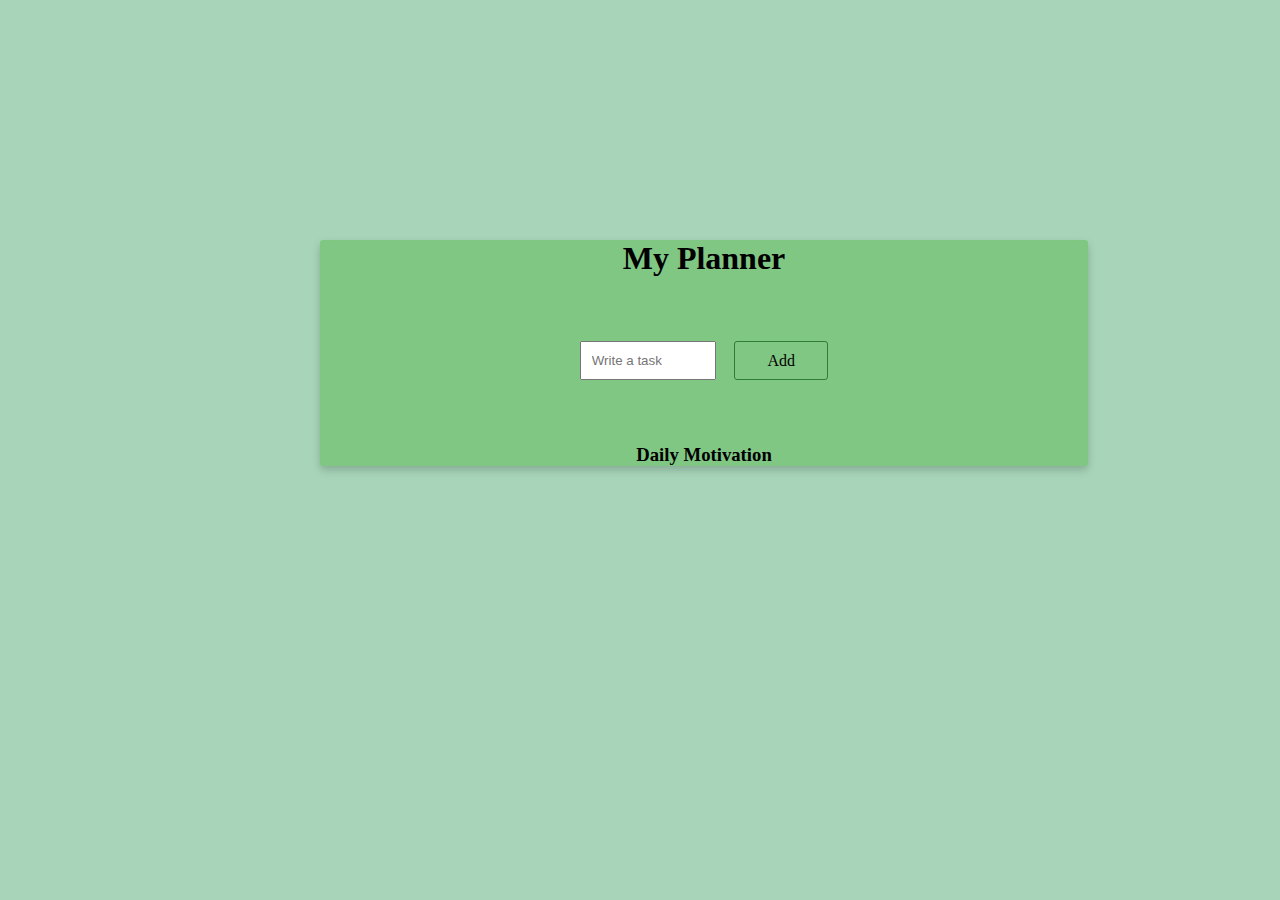
<file: index.html>
<!DOCTYPE html>
<html lang="en">
<head>
    <meta charset="UTF-8">
    <meta name="viewport" content="width=device-width, initial-scale=1.0">
    <title>Daily Planner</title>
    <link rel="stylesheet" href="https://cdnjs.cloudflare.com/ajax/libs/font-awesome/6.7.2/css/all.min.css" integrity="sha512-Evv84Mr4kqVGRNSgIGL/F/aIDqQb7xQ2vcrdIwxfjThSH8CSR7PBEakCr51Ck+w+/U6swU2Im1vVX0SVk9ABhg==" crossorigin="anonymous" referrerpolicy="no-referrer" />
    <link rel="stylesheet" href="index.css">
    <script src="indec.js" defer></script>
</head>
<body>

    <div class="container">
        <div>
            <h1>My Planner</h1>
        </div>
        
        <div class="input">
            <input type="text" placeholder="Write a task" id="writetask">
            <div class="inputbtn">Add</div>
            
        </div>

       
             <ul class="inputtask"></ul>
        

        <div class="randomquote">
            <h3>Daily Motivation</h3>
            <p class="quote"></p>
        </div>

    </div>
    
</body>
</html>
</file>
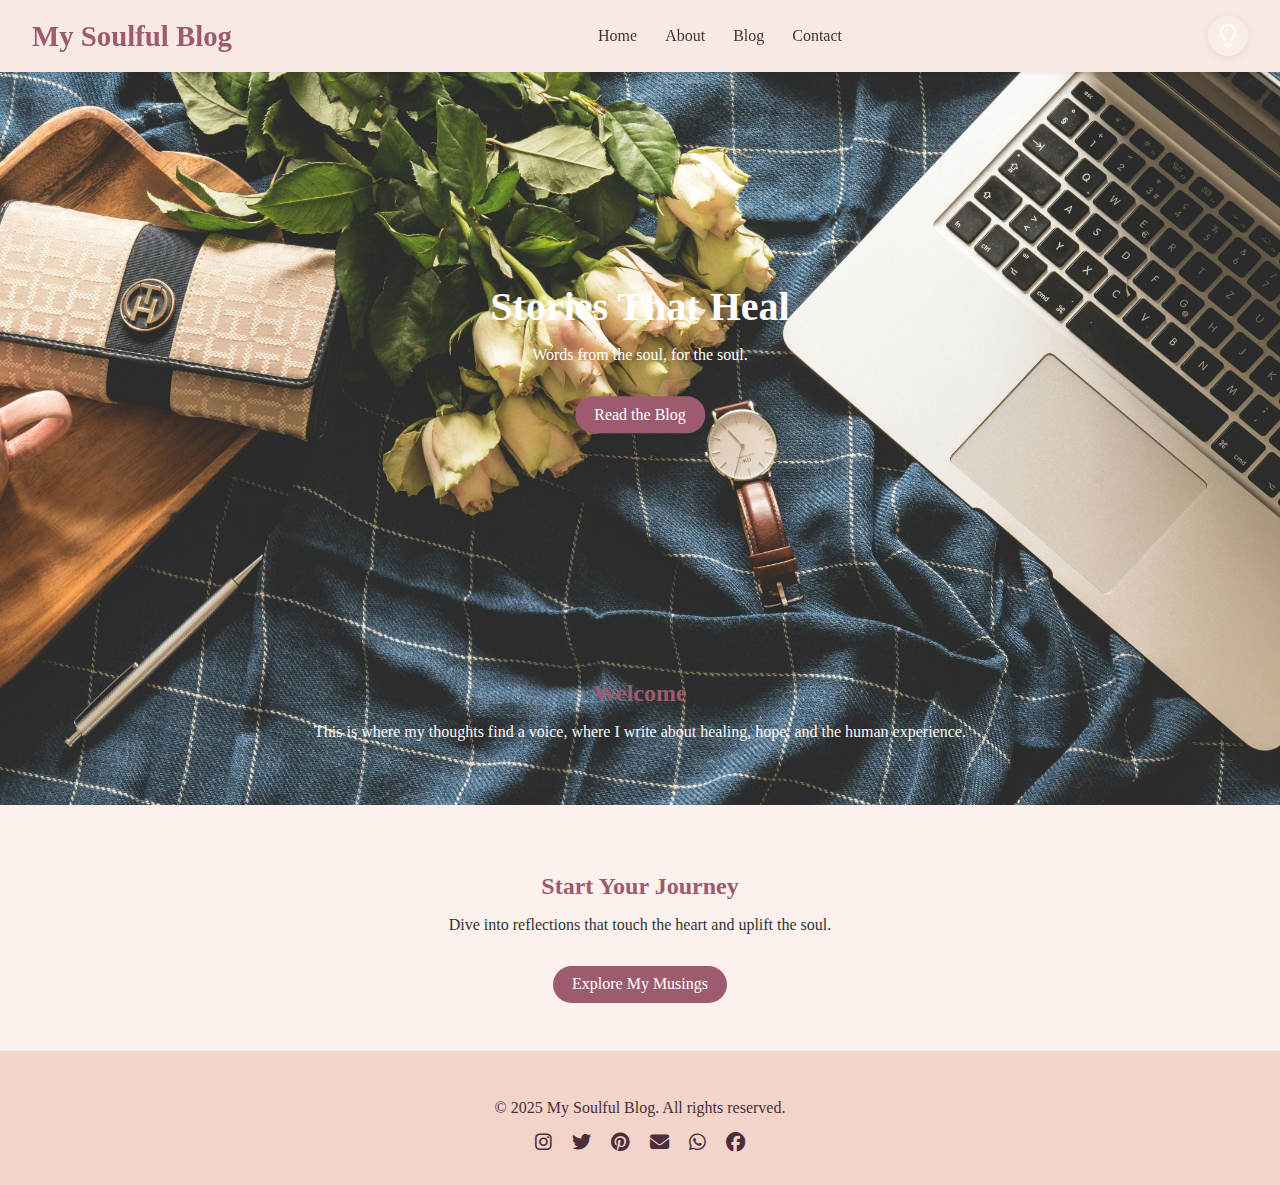
<file: blog template/index.html>
<!DOCTYPE html>
<html lang="en">
<head>
  <meta charset="UTF-8">
  <meta name="viewport" content="width=device-width, initial-scale=1.0">
  <title>My Soulful Blog</title>
  <link rel="stylesheet" href="https://cdnjs.cloudflare.com/ajax/libs/font-awesome/6.7.2/css/all.min.css" integrity="sha512-Evv84Mr4kqVGRNSgIGL/F/aIDqQb7xQ2vcrdIwxfjThSH8CSR7PBEakCr51Ck+w+/U6swU2Im1vVX0SVk9ABhg==" crossorigin="anonymous" referrerpolicy="no-referrer" />
  <link rel="stylesheet" href="index.css">
 
<style>
  body {
    margin: 0;
    font-family: 'Georgia', serif;
    background-color: #fff8f4;
    color: #333;
  }

  header {
    background-color: #f9e9e3;
    padding: 1rem 2rem;
    display: flex;
    justify-content: space-between;
    align-items: center;
    position: sticky;
    top: 0;
    z-index: 1000;
    box-shadow: 0 2px 5px rgba(0,0,0,0.05);
  }

  header h1 {
    margin: 0;
    font-size: 1.8rem;
    color: #9c5b6e;
  }

  .navbar a {
    margin: 0 0.75rem;
    text-decoration: none;
    color: #4b2e39;
    font-weight: 500;
  }

  .hero {
    position: relative;
    height: 60vh;
    overflow: hidden;
  }

  .hero img {
    width: 100%;
    height: 100%;
    object-fit: cover;
    filter: brightness(75%);
  }

  .hero-text {
    position: absolute;
    top: 50%;
    left: 50%;
    transform: translate(-50%, -50%);
    text-align: center;
    color: #fff;
  }

  .hero-text h2 {
    font-size: 2.5rem;
    margin-bottom: 0.5rem;
  }

  .hero-btn {
    display: inline-block;
    background-color: #9c5b6e;
    color: white;
    padding: 0.6rem 1.2rem;
    border-radius: 30px;
    text-decoration: none;
    margin-top: 1rem;
  }

  .intro, .cta-section {
    padding: 3rem 2rem;
    text-align: center;
  }

  .intro h2, .cta-section h2 {
    color: #9c5b6e;
    margin-bottom: 0.5rem;
  }

  .cta-section {
    background-color: #fdf1ed;
  }

  .site-footer {
    background-color: #f3d4ca;
    padding: 2rem;
    text-align: center;
    color: #4b2e39;
  }

  .social-links i {
    margin: 0 0.5rem;
    font-size: 1.2rem;
    color: #4b2e39;
  }
</style>
</head>
<body>

   <div class="container">
     

      <header>
    <h1>My Soulful Blog</h1>
    <nav class="navbar">
      <a href="index.html">Home</a>
      <a href="about.html">About</a>
      <a href="blog.html">Blog</a>
      <a href="contacts.html">Contact</a>
    </nav>
    <button id="toggleMode"><i id="modeIcon" class="fa-regular fa-lightbulb"></i></button>
  </header>

  <section class="hero">

    <div class="hero-text">
      <h2>Stories That Heal</h2>
      <p>Words from the soul, for the soul.</p>
      <a href="blog.html" class="hero-btn">Read the Blog</a>
    </div>
  </section>

  <section class="intro">
    <h2>Welcome</h2>
    <p>This is where my thoughts find a voice, where I write about healing, hope, and the human experience.</p>
  </section>

  <section class="cta-section">
    <h2>Start Your Journey</h2>
    <p>Dive into reflections that touch the heart and uplift the soul.</p>
    <a href="blog.html" class="hero-btn">Explore My Musings</a>
  </section>

  <footer class="site-footer">
    <div class="footer-content">
      <p>&copy; 2025 My Soulful Blog. All rights reserved.</p>
      <div class="social-links">
        <i class="fa-brands fa-instagram"></i>
        <i class="fa-brands fa-twitter"></i>
        <i class="fa-brands fa-pinterest"></i>
        <i class="fa-solid fa-envelope"></i>
        <i class="fa-brands fa-whatsapp"></i>
        <i class="fa-brands fa-facebook"></i>
      </div>
    </div>
  </footer>
   </div> 
<script src="index.js"></script>
</body>
</html>
</file>
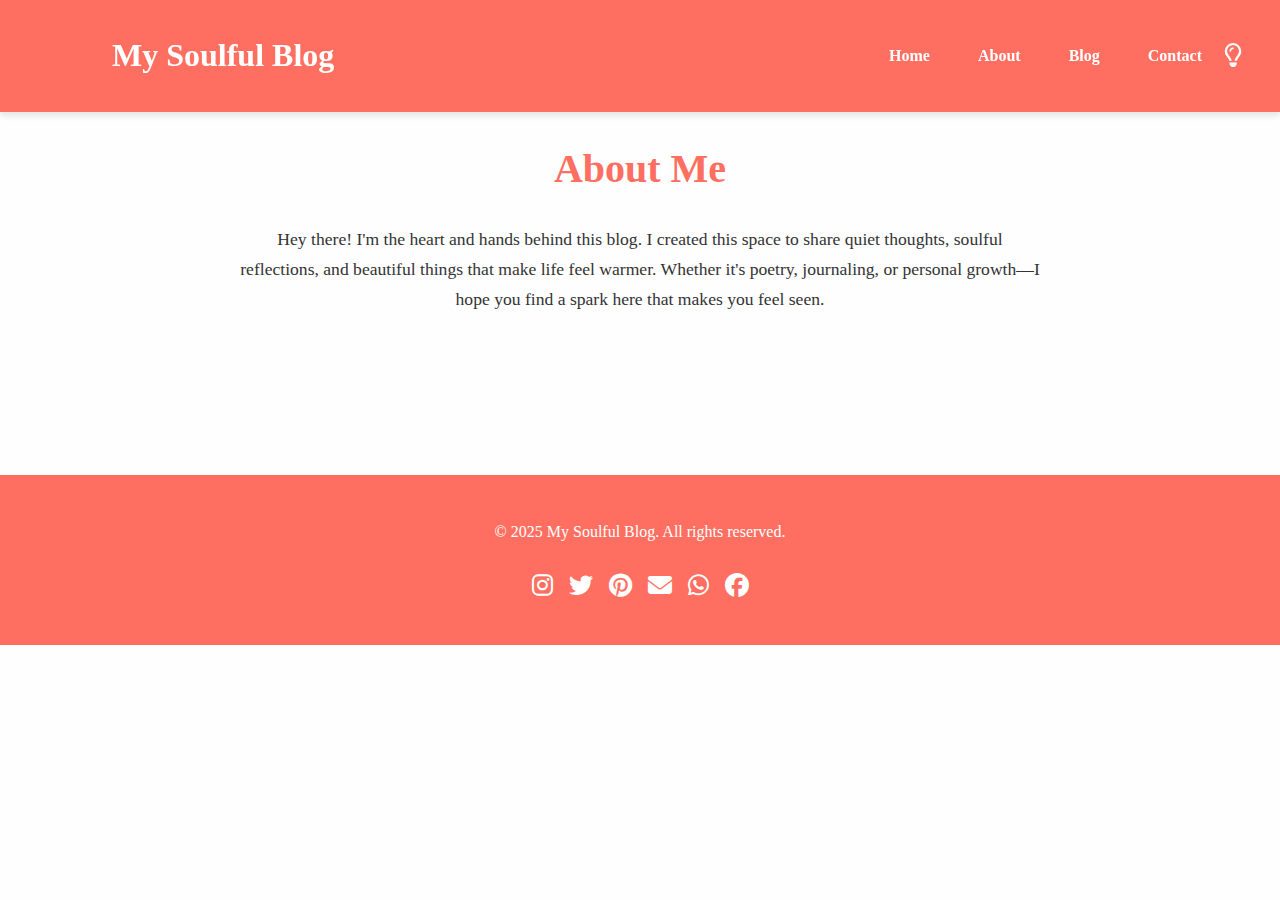
<file: blog template/about.html>
<!DOCTYPE html>
<html lang="en">
<head>
    <meta charset="UTF-8">
    <meta name="viewport" content="width=device-width, initial-scale=1.0">
    <title>about section </title>
    <link rel="stylesheet" href="about.css">
    <link rel="stylesheet" href="https://cdnjs.cloudflare.com/ajax/libs/font-awesome/6.7.2/css/all.min.css" integrity="sha512-Evv84Mr4kqVGRNSgIGL/F/aIDqQb7xQ2vcrdIwxfjThSH8CSR7PBEakCr51Ck+w+/U6swU2Im1vVX0SVk9ABhg==" crossorigin="anonymous" referrerpolicy="no-referrer" />

</head>
<body>

      <header>
    <h1>My Soulful Blog</h1>

      <nav class="navbar">
      <a href="index.html">Home</a>
      <a href="about.html">About</a>
      <a href="blog.html">Blog</a>
      <a href="contacts.html">Contact</a>
    </nav>

        <button id="toggleMode"><i id="modeIcon" class="fa-regular fa-lightbulb"></i></button>


  </header>

    <section class="about-section">
    <div class="about-container">
      <h2>About Me</h2>
      <p>Hey there! I'm the heart and hands behind this blog. I created this space to share quiet thoughts, soulful reflections, and beautiful things that make life feel warmer. Whether it's poetry, journaling, or personal growth—I hope you find a spark here that makes you feel seen.</p>
    </div>
  </section>

  
  <footer class="site-footer">
    <div class="footer-content">
      <p>&copy; 2025 My Soulful Blog. All rights reserved.</p>
      <div class="social-links">
      <i class="fa-brands fa-instagram"></i>
      <i class="fa-brands fa-twitter"></i>
        <i class="fa-brands fa-pinterest"></i>
       <i class="fa-solid fa-envelope"></i>
       <i class="fa-brands fa-whatsapp"></i>
       <i class="fa-brands fa-facebook"></i>
      </div>
    </div>
  </footer>

    <script>
    const toggleBtn = document.getElementById('toggleMode');
    const body = document.body;
    const icon = document.getElementById('modeIcon');

    // Load saved mode from localStorage
    const savedMode = localStorage.getItem('darkMode');
    if (savedMode === 'enabled') {
      body.classList.add('dark-mode');
      icon.style.color = '#f5e663';
    }

    // Toggle and save mode
    toggleBtn.addEventListener('click', () => {
      body.classList.toggle('dark-mode');
      const isDark = body.classList.contains('dark-mode');
      localStorage.setItem('darkMode', isDark ? 'enabled' : 'disabled');
      icon.style.color = isDark ? '#f5e663' : 'inherit';
    });
  </script>
    
</body>
</html>
</file>
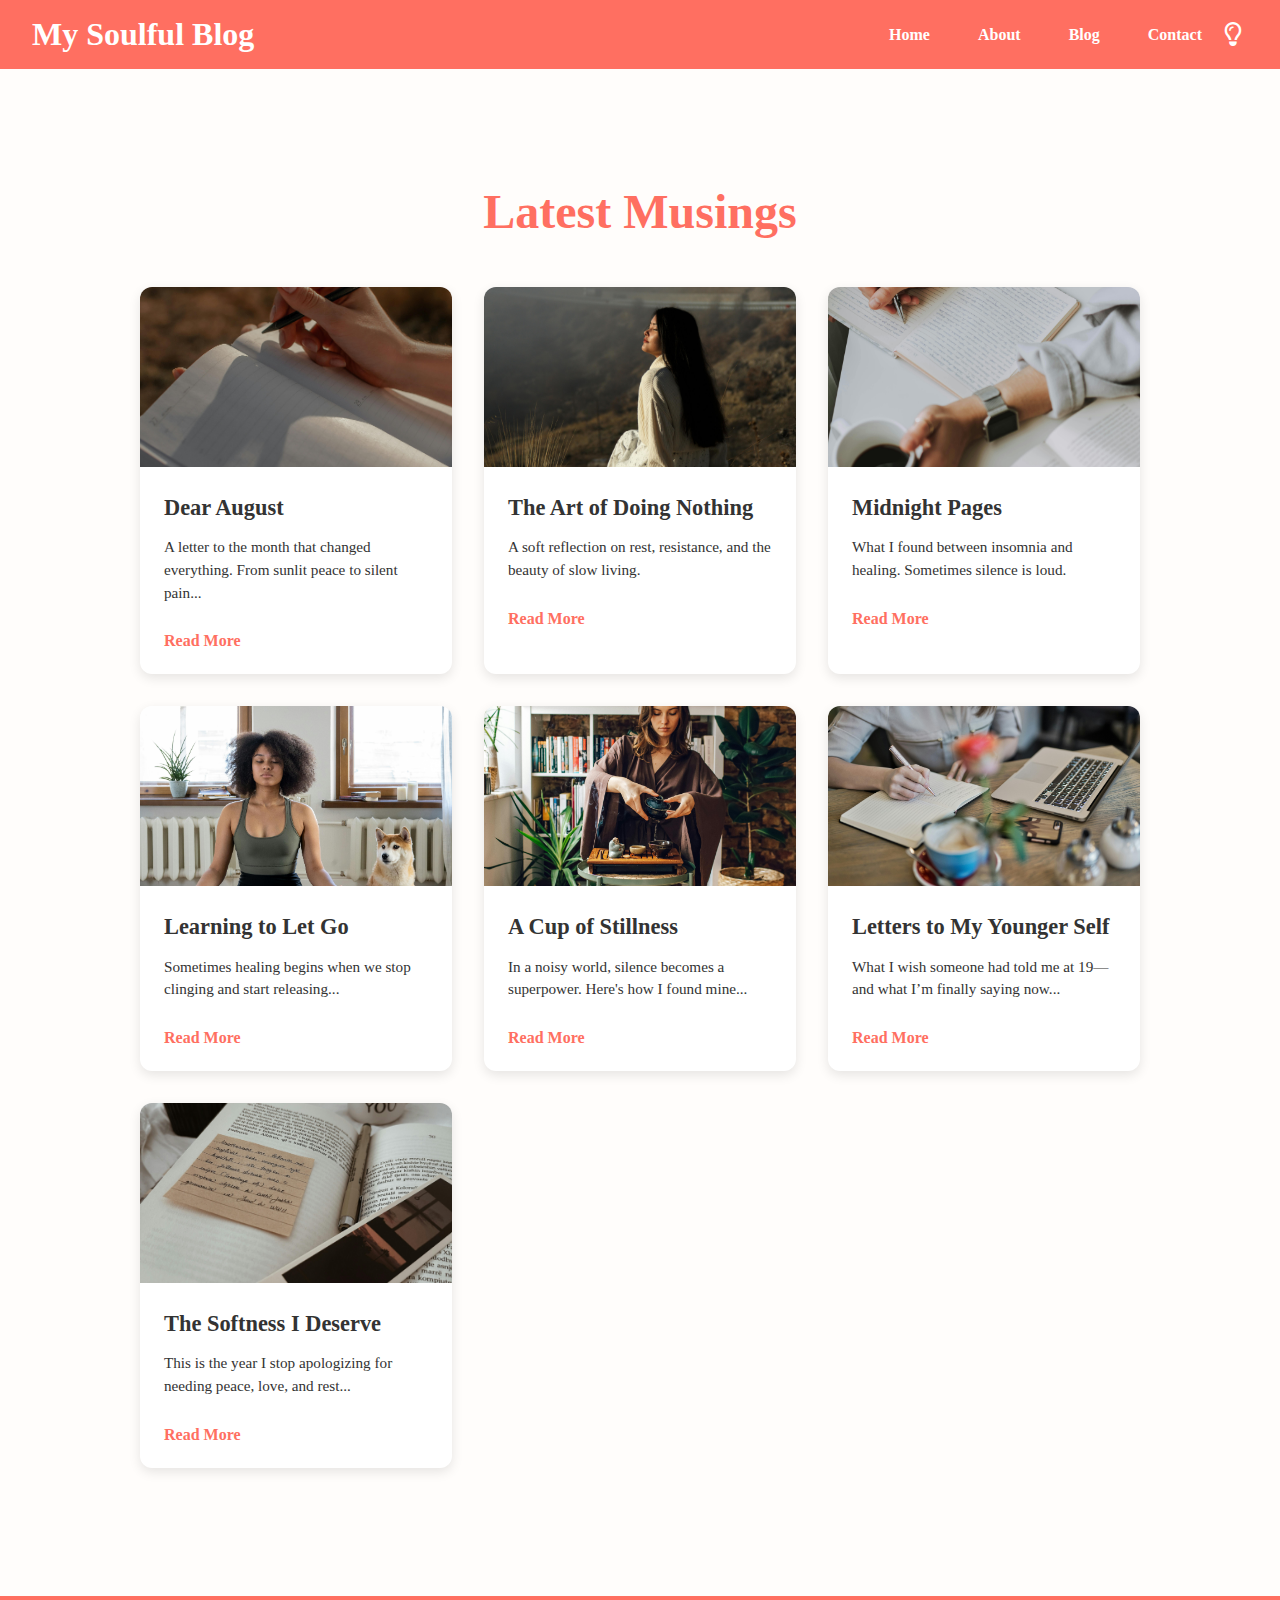
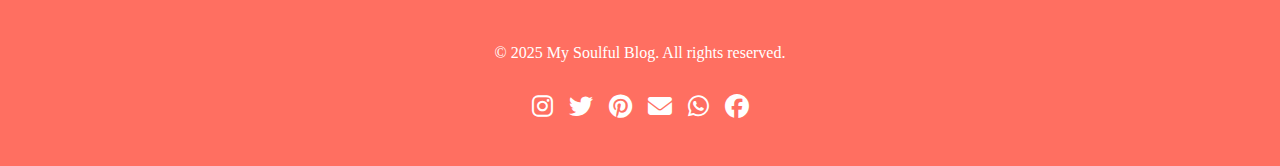
<file: blog template/blog.html>
<!DOCTYPE html>
<html lang="en">
<head>
  <meta charset="UTF-8" />
  <meta name="viewport" content="width=device-width, initial-scale=1.0" />
  <title>Blog - My Soulful Blog</title>
  <link rel="stylesheet" href="https://cdnjs.cloudflare.com/ajax/libs/font-awesome/6.5.0/css/all.min.css">
  <style>
    :root {
      --bg-light: #fffdfb;
      --bg-dark: #1a1a1a;
      --text-light: #333;
      --text-dark: #f5f5f5;
      --accent: #ff6f61;
      --font-main: 'Georgia', serif;
      --font-display: 'Playfair Display', serif;
    }

    body {
      margin: 0;
      padding-top: 80px;
      font-family: var(--font-main);
      background: var(--bg-light);
      color: var(--text-light);
    }

    body.dark-mode {
      background: var(--bg-dark);
      color: var(--text-dark);
    }

    header {
      position: fixed;
      top: 0;
      left: 0;
      right: 0;
      z-index: 1000;
      display: flex;
      align-items: center;
      justify-content: space-between;
      padding: 1rem 2rem;
      background-color: var(--accent);
    }

    h1 {
      margin: 0;
      font-size: 2rem;
      color: white;
    }

    .navbar {
      display: flex;
      gap: 1rem;
      margin-left: auto;
    }

    .navbar a {
      color: white;
      text-decoration: none;
      font-weight: bold;
      padding: 0.5rem 1rem;
      border-radius: 6px;
      transition: background 0.3s;
    }

    .navbar a:hover {
      background: rgba(255, 255, 255, 0.2);
    }

    #toggleMode {
      background: none;
      border: none;
      font-size: 1.5rem;
      cursor: pointer;
      color: white;
    }

    .blog-section {
      padding: 4rem 2rem;
      max-width: 1000px;
      margin: auto;
    }

    .blog-title {
      font-family: var(--font-display);
      font-size: 3rem;
      text-align: center;
      margin-bottom: 3rem;
      color: var(--accent);
    }

    .post-grid {
      display: grid;
      grid-template-columns: repeat(auto-fit, minmax(300px, 1fr));
      gap: 2rem;
    }

    .post-card {
      border-radius: 12px;
      overflow: hidden;
      background: #fff;
      color: #333;
      box-shadow: 0 4px 12px rgba(0,0,0,0.1);
      transition: transform 0.3s;
    }

    body.dark-mode .post-card {
      background: #2a2a2a;
      color: var(--text-dark);
    }

    .post-card:hover {
      transform: translateY(-5px);
    }

    .post-img {
      width: 100%;
      height: 180px;
      object-fit: cover;
    }

    .post-content {
      padding: 1.5rem;
    }

    .post-content h3 {
      font-size: 1.4rem;
      margin: 0 0 0.5rem;
      font-family: var(--font-display);
    }

    .post-content p {
      font-size: 0.95rem;
      line-height: 1.5;
    }

     .post-content a {
      display: inline-block;
      margin-top: 0.8rem;
      color: var(--accent);
      font-weight: bold;
      text-decoration: none;
    }

    .post-content a:hover {
      text-decoration: underline;
    }

    .site-footer {
      background: var(--accent);
      color: white;
      padding: 2rem;
      text-align: center;
      font-family: var(--font-main);
      margin-top: 4rem;
    }

    .footer-content {
      max-width: 800px;
      margin: 0 auto;
      display: flex;
      flex-direction: column;
      justify-content: center;
      align-items: center;
    }

      .social-links {
        display: flex;
        flex-direction: row;
        justify-content: space-between;
        align-items: center;
      margin: 1rem;
    }

    .social-links i {
      color: white;
      text-decoration: none;
      font-size: 1.5rem;
      margin: 0 0.5rem;
      display: inline-block;
      transition: transform 0.3s ease;
    }

    .social-links i:hover {
      transform: scale(1.2);
    }
  </style>
</head>
<body>
     <header>
    <h1>My Soulful Blog</h1>

      <nav class="navbar">
      <a href="index.html">Home</a>
      <a href="about.html">About</a>
      <a href="blog.html">Blog</a>
      <a href="contacts.html">Contact</a>
    </nav>

        <button id="toggleMode"><i id="modeIcon" class="fa-regular fa-lightbulb"></i></button>


  </header>

  <section class="blog-section">
    <h2 class="blog-title">Latest Musings</h2>
    <div class="post-grid">
      <div class="post-card">
        <img src="images/img9.jpg" class="post-img" alt="Nature journal">
        <div class="post-content">
          <h3>Dear August</h3>
          <p>A letter to the month that changed everything. From sunlit peace to silent pain...</p>
          <a href="blogs/august.html">Read More</a>
        </div>
      </div>

      <div class="post-card">
        <img src="images/img10.jpg" class="post-img" alt="Tea and books">
        <div class="post-content">
          <h3>The Art of Doing Nothing</h3>
          <p>A soft reflection on rest, resistance, and the beauty of slow living.</p>
          <a href="blogs/nothing.html">Read More</a>
        </div>
      </div>

      <div class="post-card">
        <img src="images/img11.jpg" class="post-img" alt="Writing diary">
        <div class="post-content">
          <h3>Midnight Pages</h3>
          <p>What I found between insomnia and healing. Sometimes silence is loud.</p>
          <a href="blogs/midnight.html">Read More</a>
        </div>
      </div>

        <div class="post-card">
        <img src="images/img5.jpg" alt="Notebook with handwriting"  class="post-img">

        <div class="post-content">
           <h3>Learning to Let Go</h3>
        <p>Sometimes healing begins when we stop clinging and start releasing...</p>
        <a href="#">Read More</a>
        </div>
       
      </div>
      <div class="post-card">
        <img src="images/img7.jpg" class="post-img"   alt="Tea and books on a cozy table">

        <div class="post-content">
          <h3>A Cup of Stillness</h3>
        <p>In a noisy world, silence becomes a superpower. Here's how I found mine...</p>
        <a href="#">Read More</a>
        </div>
        
      </div>
      <div class="post-card">
        <img src="images/img8.jpg"  class="post-img" alt="Golden sunset through a window">
        <div class="post-content">
          <h3>Letters to My Younger Self</h3>
        <p>What I wish someone had told me at 19—and what I’m finally saying now...</p>
        <a href="#">Read More</a>
        </div>
        
      </div>
      <div class="post-card">
        <img src="images/img6.jpg" class="post-img" alt="Open journal with pen on bed">

        <div class="post-content">
           <h3>The Softness I Deserve</h3>
        <p>This is the year I stop apologizing for needing peace, love, and rest...</p>
        <a href="#">Read More</a>
        </div>
       
      </div>

    </div>
  </section>

   <footer class="site-footer">
    <div class="footer-content">
      <p>&copy; 2025 My Soulful Blog. All rights reserved.</p>
      <div class="social-links">
      <i class="fa-brands fa-instagram"></i>
      <i class="fa-brands fa-twitter"></i>
        <i class="fa-brands fa-pinterest"></i>
       <i class="fa-solid fa-envelope"></i>
       <i class="fa-brands fa-whatsapp"></i>
       <i class="fa-brands fa-facebook"></i>
      </div>
    </div>
  </footer>

  <script>
    const toggleBtn = document.getElementById('toggleMode');
    const body = document.body;
    const icon = document.getElementById('modeIcon');

    // Load saved mode from localStorage
    const savedMode = localStorage.getItem('darkMode');
    if (savedMode === 'enabled') {
      body.classList.add('dark-mode');
      icon.style.color = '#f5e663';
    }

    toggleBtn.addEventListener('click', () => {
      body.classList.toggle('dark-mode');
      const isDark = body.classList.contains('dark-mode');
      localStorage.setItem('darkMode', isDark ? 'enabled' : 'disabled');
      icon.style.color = isDark ? '#f5e663' : 'inherit';
    });
  </script>
</body>
</html>
</file>
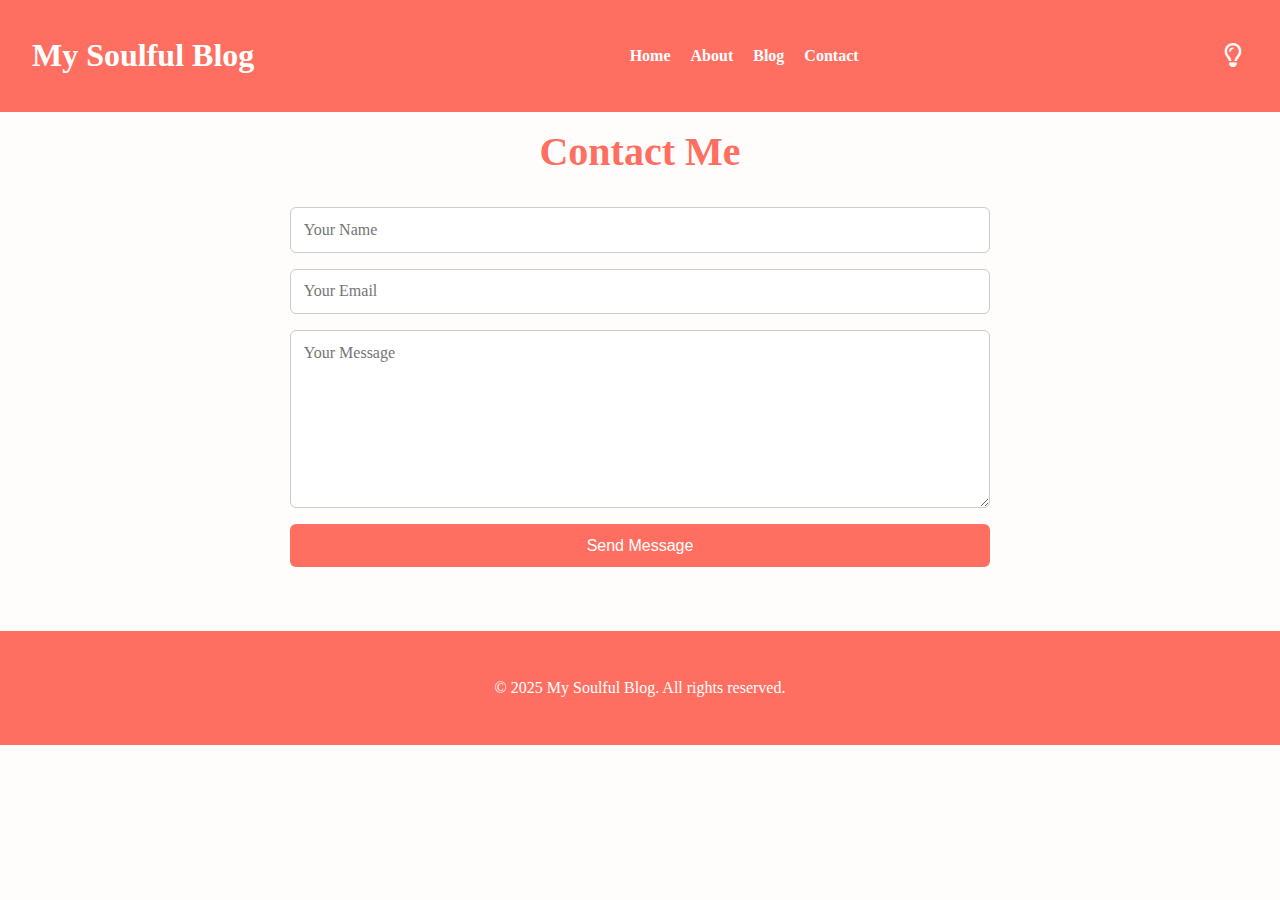
<file: blog template/contacts.html>
<!DOCTYPE html>
<html lang="en">
<head>
  <meta charset="UTF-8">
  <meta name="viewport" content="width=device-width, initial-scale=1.0">
  <title>Contact - My Soulful Blog</title>
  <link rel="stylesheet" href="https://cdnjs.cloudflare.com/ajax/libs/font-awesome/6.5.0/css/all.min.css">
  <style>
    :root {
      --bg-light: #fefefe;
      --bg-dark: #121212;
      --text-light: #1a1a1a;
      --text-dark: #f9f9f9;
      --accent: #ff6f61;
      --font-main: 'Georgia', serif;
      --font-display: 'Playfair Display', serif;
    }


    body {
      margin: 0;
      font-family: Georgia, serif;
      background: #fffdfb;
      color: #333;
      padding-top: 80px;
    }

    body.dark-mode {
      background: #1a1a1a;
      color: #f5f5f5;
    }

    header {
      position: fixed;
      top: 0;
      left: 0;
      right: 0;
      background-color: var(--accent);
      color: white;
      display: flex;
      justify-content: space-between;
      align-items: center;
      padding: 1rem 2rem;
      z-index: 1000;
    }

    .navbar a {
      color: white;
      margin-left: 1rem;
      text-decoration: none;
      font-weight: bold;
    }

    #toggleMode {
      background: none;
      border: none;
      font-size: 1.5rem;
      cursor: pointer;
      color: white;
    }

    .contact-section {
      max-width: 700px;
      margin: 3rem auto;
      padding: 0 1rem;
    }

    .contact-section h2 {
      font-family: 'Playfair Display', serif;
      font-size: 2.5rem;
      color: var(--accent);
      text-align: center;
      margin-bottom: 2rem;
    }

    .contact-section form {
      display: flex;
      flex-direction: column;
      gap: 1rem;
    }

    .contact-section input,
    .contact-section textarea {
      padding: 0.8rem;
      font-size: 1rem;
      border: 1px solid #ccc;
      border-radius: 6px;
      font-family: inherit;
    }

    .contact-section textarea {
      min-height: 150px;
      resize: vertical;
    }

    .contact-section button {
      background: var(--accent);
      color: white;
      border: none;
      padding: 0.8rem;
      font-size: 1rem;
      border-radius: 6px;
      cursor: pointer;
      transition: background 0.3s;
    }

    .contact-section button:hover {
      background: var(--accent);
    }

    .site-footer {
      background: var(--accent);
      color: white;
      text-align: center;
      padding: 2rem;
      margin-top: 4rem;
    }
  </style>
</head>
<body>
  <header>
    <h1>My Soulful Blog</h1>

      <nav class="navbar">
      <a href="index.html">Home</a>
      <a href="about.html">About</a>
      <a href="blog.html">Blog</a>
      <a href="#contact">Contact</a>
    </nav>

        <button id="toggleMode"><i id="modeIcon" class="fa-regular fa-lightbulb"></i></button>


  </header>

  <section class="contact-section">
    <h2>Contact Me</h2>
    <form>
      <input type="text" name="name" placeholder="Your Name" required>
      <input type="email" name="email" placeholder="Your Email" required>
      <textarea name="message" placeholder="Your Message" required></textarea>
      <button type="submit">Send Message</button>
    </form>
  </section>

  <footer class="site-footer">
    <p>&copy; 2025 My Soulful Blog. All rights reserved.</p>
  </footer>

  <script>
    const toggleBtn = document.getElementById('toggleMode');
    const body = document.body;
    const icon = document.getElementById('modeIcon');
    const savedMode = localStorage.getItem('darkMode');
    if (savedMode === 'enabled') {
      body.classList.add('dark-mode');
      icon.style.color = '#f5e663';
    }
    toggleBtn.addEventListener('click', () => {
      body.classList.toggle('dark-mode');
      const isDark = body.classList.contains('dark-mode');
      localStorage.setItem('darkMode', isDark ? 'enabled' : 'disabled');
      icon.style.color = isDark ? '#f5e663' : 'inherit';
    });
  </script>
</body>
</html>
</file>
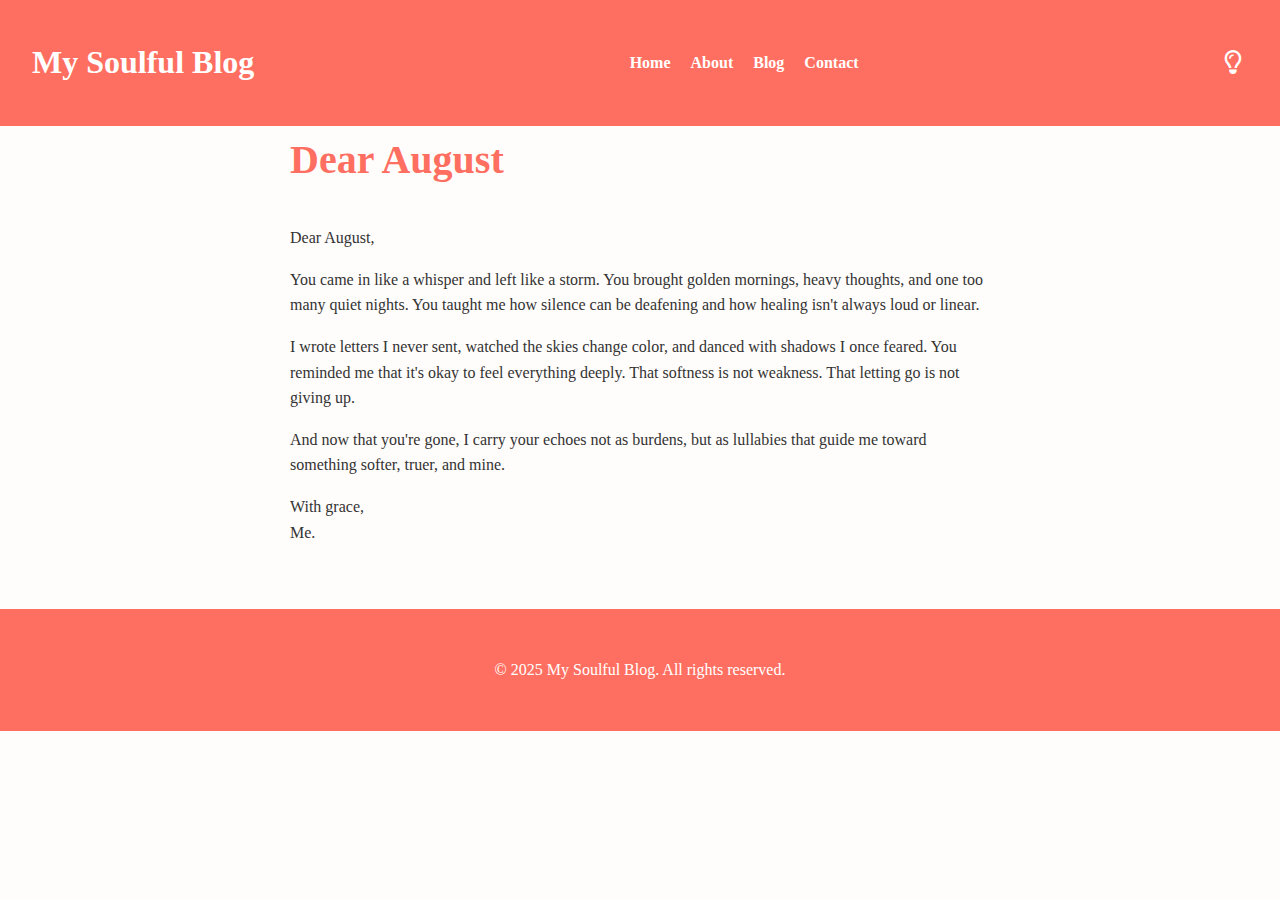
<file: blog template/blogs/august.html>
<!DOCTYPE html>
<html lang="en">
<head>
  <meta charset="UTF-8" />
  <meta name="viewport" content="width=device-width, initial-scale=1.0" />
  <title>Dear August - My Soulful Blog</title>
  <link rel="stylesheet" href="https://cdnjs.cloudflare.com/ajax/libs/font-awesome/6.5.0/css/all.min.css">
  <style>

    :root {
      --bg-light: #fefefe;
      --bg-dark: #121212;
      --text-light: #1a1a1a;
      --text-dark: #f9f9f9;
      --accent: #ff6f61;
      --font-main: 'Georgia', serif;
      --font-display: 'Playfair Display', serif;
    }
    body {
      margin: 0;
      font-family: Georgia, serif;
      background: #fffdfb;
      color: #333;
      padding-top: 80px;
      line-height: 1.6;
    }

    body.dark-mode {
      background: #1a1a1a;
      color: #f5f5f5;
    }

    header {
      position: fixed;
      top: 0;
      left: 0;
      right: 0;
      background-color:var(--accent);
      color: white;
      display: flex;
      justify-content: space-between;
      align-items: center;
      padding: 1rem 2rem;
      z-index: 1000;
    }

    .navbar a {
      color: white;
      margin-left: 1rem;
      text-decoration: none;
      font-weight: bold;
    }

    #toggleMode {
      background: none;
      border: none;
      font-size: 1.5rem;
      cursor: pointer;
      color: white;
    }

    .post-container {
      max-width: 700px;
      margin: 3rem auto;
      padding: 0 1rem;
    }

    .post-title {
      font-family: 'Playfair Display', serif;
      font-size: 2.5rem;
      color: var(--accent);
    }

    .site-footer {
      background:var(--accent);
      color: white;
      text-align: center;
      padding: 2rem;
      margin-top: 4rem;
    }
  </style>
</head>
<body>
    <header>
    <h1>My Soulful Blog</h1>

      <nav class="navbar">
      <a href="index.html">Home</a>
      <a href="about.html">About</a>
      <a href="blog.html">Blog</a>
      <a href="#contact">Contact</a>
    </nav>

        <button id="toggleMode"><i id="modeIcon" class="fa-regular fa-lightbulb"></i></button>


  </header>

  <div class="post-container">
    <h2 class="post-title">Dear August</h2>
    <p>Dear August,</p>
    <p>You came in like a whisper and left like a storm. You brought golden mornings, heavy thoughts, and one too many quiet nights. You taught me how silence can be deafening and how healing isn't always loud or linear.</p>
    <p>I wrote letters I never sent, watched the skies change color, and danced with shadows I once feared. You reminded me that it's okay to feel everything deeply. That softness is not weakness. That letting go is not giving up.</p>
    <p>And now that you're gone, I carry your echoes not as burdens, but as lullabies that guide me toward something softer, truer, and mine.</p>
    <p>With grace,<br/>Me.</p>
  </div>

  <footer class="site-footer">
    <p>&copy; 2025 My Soulful Blog. All rights reserved.</p>
  </footer>

  <script>
    const toggleBtn = document.getElementById('toggleMode');
    const body = document.body;
    const icon = document.getElementById('modeIcon');
    const savedMode = localStorage.getItem('darkMode');
    if (savedMode === 'enabled') {
      body.classList.add('dark-mode');
      icon.style.color = '#f5e663';
    }
    toggleBtn.addEventListener('click', () => {
      body.classList.toggle('dark-mode');
      const isDark = body.classList.contains('dark-mode');
      localStorage.setItem('darkMode', isDark ? 'enabled' : 'disabled');
      icon.style.color = isDark ? '#f5e663' : 'inherit';
    });
  </script>
</body>
</html>
</file>
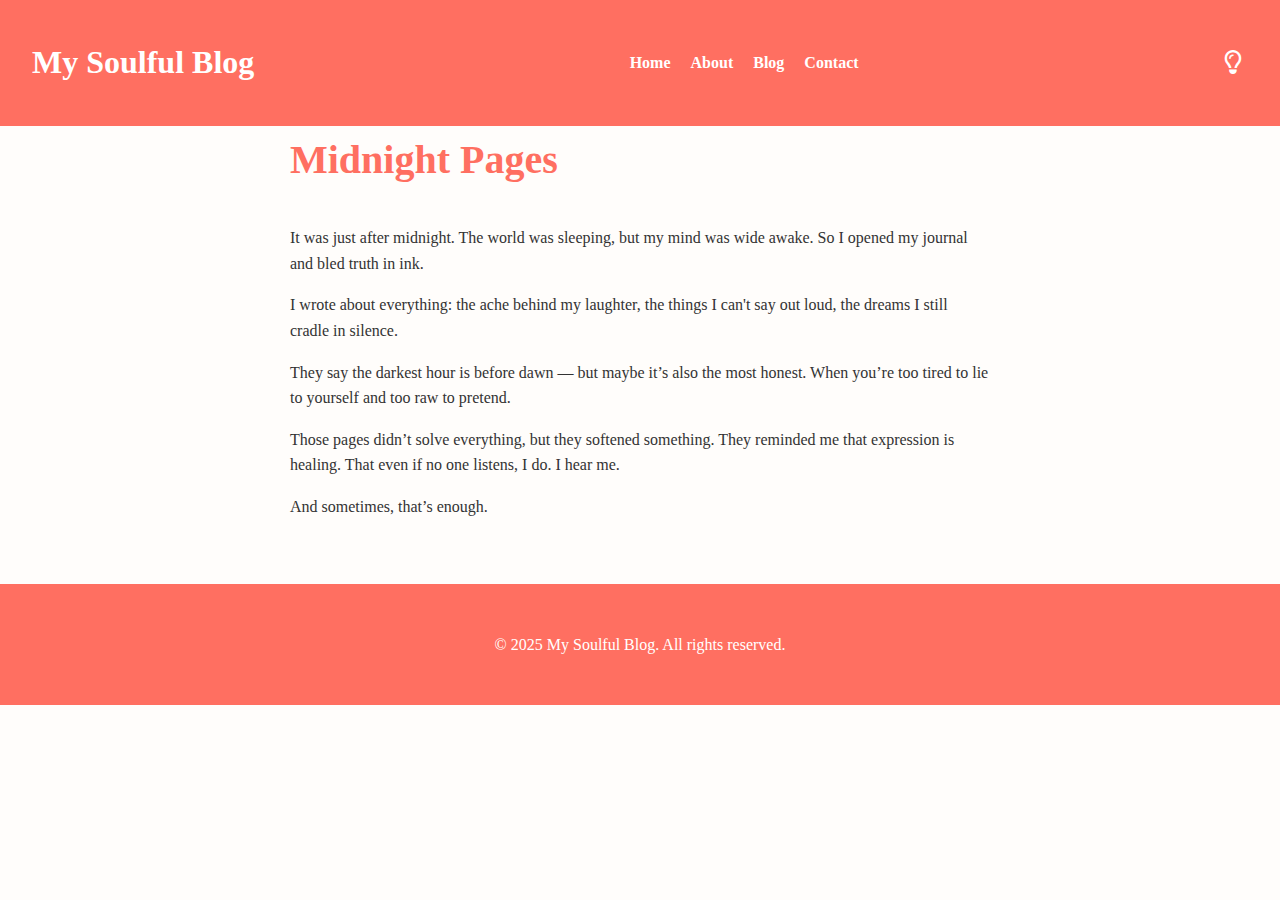
<file: blog template/blogs/midnight.html>
<!DOCTYPE html>
<html lang="en">
<head>
  <meta charset="UTF-8" />
  <meta name="viewport" content="width=device-width, initial-scale=1.0" />
  <title>Midnight Pages - My Soulful Blog</title>
  <link rel="stylesheet" href="https://cdnjs.cloudflare.com/ajax/libs/font-awesome/6.5.0/css/all.min.css">
  <style>
:root {
      --bg-light: #fefefe;
      --bg-dark: #121212;
      --text-light: #1a1a1a;
      --text-dark: #f9f9f9;
      --accent: #ff6f61;
      --font-main: 'Georgia', serif;
      --font-display: 'Playfair Display', serif;
    }

    body {
      margin: 0;
      font-family: Georgia, serif;
      background: #fffdfb;
      color: #333;
      padding-top: 80px;
      line-height: 1.6;
    }

    body.dark-mode {
      background: #1a1a1a;
      color: #f5f5f5;
    }

    header {
      position: fixed;
      top: 0;
      left: 0;
      right: 0;
      background-color:var(--accent);
      color: white;
      display: flex;
      justify-content: space-between;
      align-items: center;
      padding: 1rem 2rem;
      z-index: 1000;
    }

    .navbar a {
      color: white;
      margin-left: 1rem;
      text-decoration: none;
      font-weight: bold;
    }

    #toggleMode {
      background: none;
      border: none;
      font-size: 1.5rem;
      cursor: pointer;
      color: white;
    }

    .post-container {
      max-width: 700px;
      margin: 3rem auto;
      padding: 0 1rem;
    }

    .post-title {
      font-family: 'Playfair Display', serif;
      font-size: 2.5rem;
      color: var(--accent);
    }

    .site-footer {
      background:var(--accent);
      color: white;
      text-align: center;
      padding: 2rem;
      margin-top: 4rem;
    }
  </style>
</head>
<body>
  <header>
    <h1>My Soulful Blog</h1>

      <nav class="navbar">
      <a href="index.html">Home</a>
      <a href="about.html">About</a>
      <a href="blog.html">Blog</a>
      <a href="#contact">Contact</a>
    </nav>

        <button id="toggleMode"><i id="modeIcon" class="fa-regular fa-lightbulb"></i></button>


  </header>

  <div class="post-container">
    <h2 class="post-title">Midnight Pages</h2>
    <p>It was just after midnight. The world was sleeping, but my mind was wide awake. So I opened my journal and bled truth in ink.</p>
    <p>I wrote about everything: the ache behind my laughter, the things I can't say out loud, the dreams I still cradle in silence.</p>
    <p>They say the darkest hour is before dawn — but maybe it’s also the most honest. When you’re too tired to lie to yourself and too raw to pretend.</p>
    <p>Those pages didn’t solve everything, but they softened something. They reminded me that expression is healing. That even if no one listens, I do. I hear me.</p>
    <p>And sometimes, that’s enough.</p>
  </div>

  <footer class="site-footer">
    <p>&copy; 2025 My Soulful Blog. All rights reserved.</p>
  </footer>

  <script>
    const toggleBtn = document.getElementById('toggleMode');
    const body = document.body;
    const icon = document.getElementById('modeIcon');
    const savedMode = localStorage.getItem('darkMode');
    if (savedMode === 'enabled') {
      body.classList.add('dark-mode');
      icon.style.color = '#f5e663';
    }
    toggleBtn.addEventListener('click', () => {
      body.classList.toggle('dark-mode');
      const isDark = body.classList.contains('dark-mode');
      localStorage.setItem('darkMode', isDark ? 'enabled' : 'disabled');
      icon.style.color = isDark ? '#f5e663' : 'inherit';
    });
  </script>
</body>
</html>
</file>
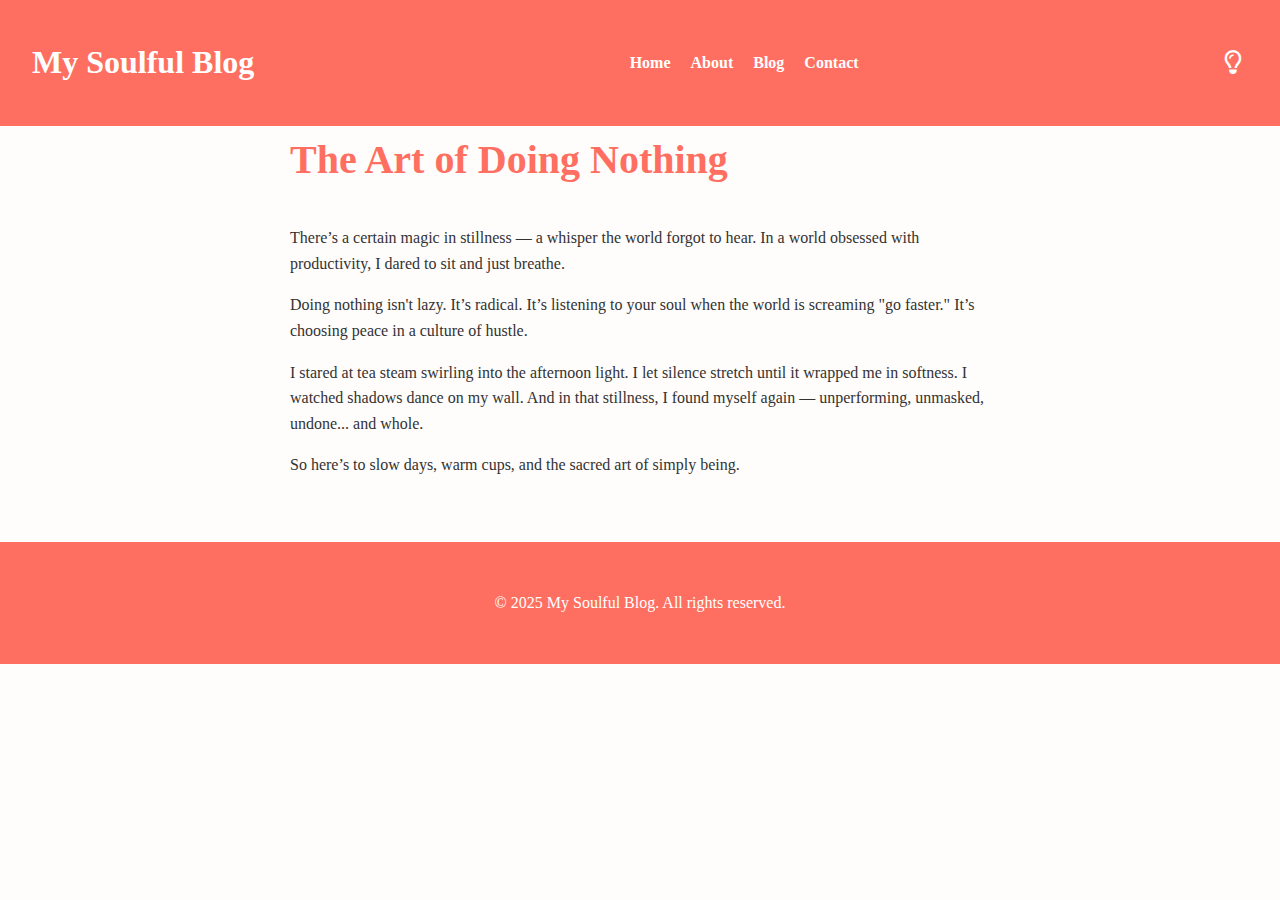
<file: blog template/blogs/nothing.html>
<!DOCTYPE html>
<html lang="en">
<head>
  <meta charset="UTF-8" />
  <meta name="viewport" content="width=device-width, initial-scale=1.0" />
  <title>The Art of Doing Nothing - My Soulful Blog</title>
  <link rel="stylesheet" href="https://cdnjs.cloudflare.com/ajax/libs/font-awesome/6.5.0/css/all.min.css">
  <style>
    :root {
      --bg-light: #fefefe;
      --bg-dark: #121212;
      --text-light: #1a1a1a;
      --text-dark: #f9f9f9;
      --accent: #ff6f61;
      --font-main: 'Georgia', serif;
      --font-display: 'Playfair Display', serif;
    }


    body {
      margin: 0;
      font-family: Georgia, serif;
      background: #fffdfb;
      color: #333;
      padding-top: 80px;
      line-height: 1.6;
    }

    body.dark-mode {
      background: #1a1a1a;
      color: #f5f5f5;
    }

    header {
      position: fixed;
      top: 0;
      left: 0;
      right: 0;
      background-color:var(--accent);
      color: white;
      display: flex;
      justify-content: space-between;
      align-items: center;
      padding: 1rem 2rem;
      z-index: 1000;
    }

    .navbar a {
      color: white;
      margin-left: 1rem;
      text-decoration: none;
      font-weight: bold;
    }

    #toggleMode {
      background: none;
      border: none;
      font-size: 1.5rem;
      cursor: pointer;
      color: white;
    }

    .post-container {
      max-width: 700px;
      margin: 3rem auto;
      padding: 0 1rem;
    }

    .post-title {
      font-family: 'Playfair Display', serif;
      font-size: 2.5rem;
      color: var(--accent);
    }

    .site-footer {
      background:var(--accent);
      color: white;
      text-align: center;
      padding: 2rem;
      margin-top: 4rem;
    }
  </style>
</head>
<body>
 <header>
    <h1>My Soulful Blog</h1>

      <nav class="navbar">
      <a href="index.html">Home</a>
      <a href="about.html">About</a>
      <a href="blog.html">Blog</a>
      <a href="#contact">Contact</a>
    </nav>

        <button id="toggleMode"><i id="modeIcon" class="fa-regular fa-lightbulb"></i></button>


  </header>

  <div class="post-container">
    <h2 class="post-title">The Art of Doing Nothing</h2>
    <p>There’s a certain magic in stillness — a whisper the world forgot to hear. In a world obsessed with productivity, I dared to sit and just breathe.</p>
    <p>Doing nothing isn't lazy. It’s radical. It’s listening to your soul when the world is screaming "go faster." It’s choosing peace in a culture of hustle.</p>
    <p>I stared at tea steam swirling into the afternoon light. I let silence stretch until it wrapped me in softness. I watched shadows dance on my wall. And in that stillness, I found myself again — unperforming, unmasked, undone... and whole.</p>
    <p>So here’s to slow days, warm cups, and the sacred art of simply being.</p>
  </div>

  <footer class="site-footer">
    <p>&copy; 2025 My Soulful Blog. All rights reserved.</p>
  </footer>

  <script>
    const toggleBtn = document.getElementById('toggleMode');
    const body = document.body;
    const icon = document.getElementById('modeIcon');
    const savedMode = localStorage.getItem('darkMode');
    if (savedMode === 'enabled') {
      body.classList.add('dark-mode');
      icon.style.color = '#f5e663';
    }
    toggleBtn.addEventListener('click', () => {
      body.classList.toggle('dark-mode');
      const isDark = body.classList.contains('dark-mode');
      localStorage.setItem('darkMode', isDark ? 'enabled' : 'disabled');
      icon.style.color = isDark ? '#f5e663' : 'inherit';
    });
  </script>
</body>
</html>
</file>
<file: index.css>
*{
    margin: 0;
    padding: 0;
    box-sizing: border-box;

}

:root {
    --primary-color: #6bbf59; /* Green medium */
    --background-color: #a8d5ba; /* Green light */
    --text-color: #2e7d32; /* Green dark */
    --accent-color: #81c784; /* Green accent */
}


body{
    background-color: var(--background-color);
}

.container{
    display: flex;
    flex-direction:column;
    justify-content: center;
    align-items: center;
     gap: 4rem;
    background-color: var(--accent-color);
    width: 60%;
    margin: 15rem 20rem; 
    height: max-content;
    box-shadow: 0 4px 8px rgba(0, 0, 0, 0.2);
    border-radius: 3px;
    
}


.input{
    display: flex;
    flex-direction: row;
    gap: .5rem;
    border-radius: 3px;

}

input {
  width: 70%;
  padding: 10px;
  margin-right: 10px;
}

.inputbtn{
    width: 50%;
    display: flex;
    align-items: center;
    justify-content: center;
    border: #2e7d32 1px solid;
    border-radius: 3px;
    transition: background-color 0.3s ease, color 0.3s ease;

}

.inputbtn:hover{
    background-color: var(--text-color);
    color: rgb(225, 235, 230);
    cursor: pointer;
     
}

.inputtask{
    width: max-content;
    height: 2rem;
    background-color: var(--text-color);
    display: none;
}

.quote{
        width: max-content;
    height: 2rem;
    background-color: var(--text-color);
    display: none;

}
</file>
<file: blog template/index.css>
:root {
      --bg-light: #fefefe;
      --bg-dark: #121212;
      --text-light: #1a1a1a;
      --text-dark: #f9f9f9;
      --accent: #ff6f61;
      --font-main: 'Georgia', serif;
      --font-display: 'Playfair Display', serif;
    }

   
  body {
    margin: 0;
    font-family: 'Georgia', serif;
   
    color: #333;
  }

  .container{
    background: url("images/img\ 1.jpg");
     background-size: cover;         /* Makes the image cover the container */
  background-position: center;    /* Centers the image */
  background-repeat: no-repeat;   /* Prevents tiling */
  min-height: 400px;              /* Optional: sets a minimum height */
  border-radius: 1rem; 
  }

  header {
    background-color:var(--accent);
    padding: 1rem 2rem;
    display: flex;
    justify-content: space-between;
    align-items: center;
    position: sticky;
    top: 0;
    z-index: 1000;
    box-shadow: 0 2px 5px rgba(0,0,0,0.05);
  }

  header h1 {
    margin: 0;
    font-size: 1.8rem;
    color:var(--accent);
  }

  .navbar a {
    margin: 0 0.75rem;
    text-decoration: none;
    color: #4b2e39;
    font-weight: 500;
  }

  #toggleMode {
  background: rgba(255,255,255,0.15);
  border: none;
  font-size: 1.5rem;
  cursor: pointer;
  color: white;
  border-radius: 50%;
  width: 2.5rem;
  height: 2.5rem;
  display: flex;
  align-items: center;
  justify-content: center;
  transition: background 0.3s, color 0.3s, box-shadow 0.3s;
  box-shadow: 0 2px 8px rgba(0,0,0,0.07);
}

#toggleMode:hover, #toggleMode:focus {
  background: rgba(255,255,255,0.35);
  color: var(--accent);
  outline: none;
}

body.dark-mode #toggleMode {
  background: rgba(0,0,0,0.18);
  color: #f5e663;
}

body.dark-mode #toggleMode:hover, 
body.dark-mode #toggleMode:focus {
  background: rgba(0,0,0,0.35);
  color: var(--accent);
}

  .hero {
    position: relative;
    height: 60vh;
    overflow: hidden;
  }



  .hero-text {
    position: absolute;
    top: 50%;
    left: 50%;
    transform: translate(-50%, -50%);
    text-align: center;
    color: #fff;
  }

  .hero-text h2 {
    font-size: 2.5rem;
    margin-bottom: 0.5rem;
  }

  .hero-btn {
    display: inline-block;
    background-color: var(--accent);
    color: white;
    padding: 0.6rem 1.2rem;
    border-radius: 30px;
    text-decoration: none;
    margin-top: 1rem;
  }

  .intro p{
    color: var(--text-dark);
  }

  .intro, .cta-section {
    padding: 3rem 2rem;
    text-align: center;
  }

  .intro h2, .cta-section h2 {
    color: var(--accent);
    margin-bottom: 0.5rem;
  }

  .cta-section {
    background-color: var(--bg-light);
  }

  .site-footer {
    background-color: var(--accent);
    padding: 2rem;
    text-align: center;
    color: #4b2e39;
  }

  .social-links i {
    margin: 0 0.5rem;
    font-size: 1.2rem;
    color: var(--accent);
  }
</file>
<file: blog template/about.css>
:root {
      --bg-light: #fefefe;
      --bg-dark: #121212;
      --text-light: #1a1a1a;
      --text-dark: #f9f9f9;
      --accent: #ff6f61;
      --font-main: 'Georgia', serif;
      --font-display: 'Playfair Display', serif;
    }

    body {
      margin: 0;
      padding: 0;
      font-family: var(--font-main);
      background-color: var(--bg-light);
      color: var(--text-light);
      transition: background-color 0.3s, color 0.3s;
    }

    body.dark-mode {
      background-color: var(--bg-dark);
      color: var(--text-dark);
    }

     
    header {
      padding: 1rem 2rem;
      display: flex;
      justify-content: space-between;
      align-items: center;
      background: var(--accent);
      color: white;
      font-family: var(--font-display);
      box-shadow: 0 4px 6px rgba(0,0,0,0.1);
      position: fixed;
      top: 0;
      left: 0;
      right: 0;
      z-index: 1000;


    }

    header h1{
        margin-left: 5rem;
        margin-right: 6rem;
    }

      .navbar {
      display: flex;
      gap: 1rem;
      margin-left: auto;
    }

    .navbar a {
      color: white;
      text-decoration: none;
      font-weight: bold;
      padding: 0.5rem 1rem;
      border-radius: 6px;
      transition: background 0.3s;
    }

    .navbar a:hover {
      background: rgba(255, 255, 255, 0.2);
    }

     #toggleMode {
      background: none;
      border: none;
      font-size: 1.5rem;
      cursor: pointer;
      color: white;
    }

    .about-section {
        margin: 3rem;
      padding: 4rem 2rem;
      background-color: #fefefe;
      color: #333;
    }

    .about-container {
      max-width: 800px;
      margin: 2rem auto;
      text-align: center;
    }

    .about-container h2 {
      font-size: 2.5rem;
      color: var(--accent);
      font-family: var(--font-display);
    }

    .about-container p {
      font-size: 1.1rem;
      line-height: 1.7;
      margin-top: 1rem;
    }

    body.dark-mode {
  background-color: var(--bg-dark);
  color: var(--text-dark);
}

body.dark-mode .about-section {
  background-color: #222;
  color: var(--text-dark);
}


     .site-footer {
      background: var(--accent);
      color: white;
      padding: 2rem;
      text-align: center;
      font-family: var(--font-main);
      margin-top: 4rem;
    }

    .footer-content {
      max-width: 800px;
      margin: 0 auto;
      display: flex;
      flex-direction: column;
      justify-content: center;
      align-items: center;
    }

      .social-links {
        display: flex;
        flex-direction: row;
        justify-content: space-between;
        align-items: center;
      margin: 1rem;
    }

    .social-links i {
      color: white;
      text-decoration: none;
      font-size: 1.5rem;
      margin: 0 0.5rem;
      display: inline-block;
      transition: transform 0.3s ease;
    }

    .social-links i:hover {
      transform: scale(1.2);
    }
</file>
